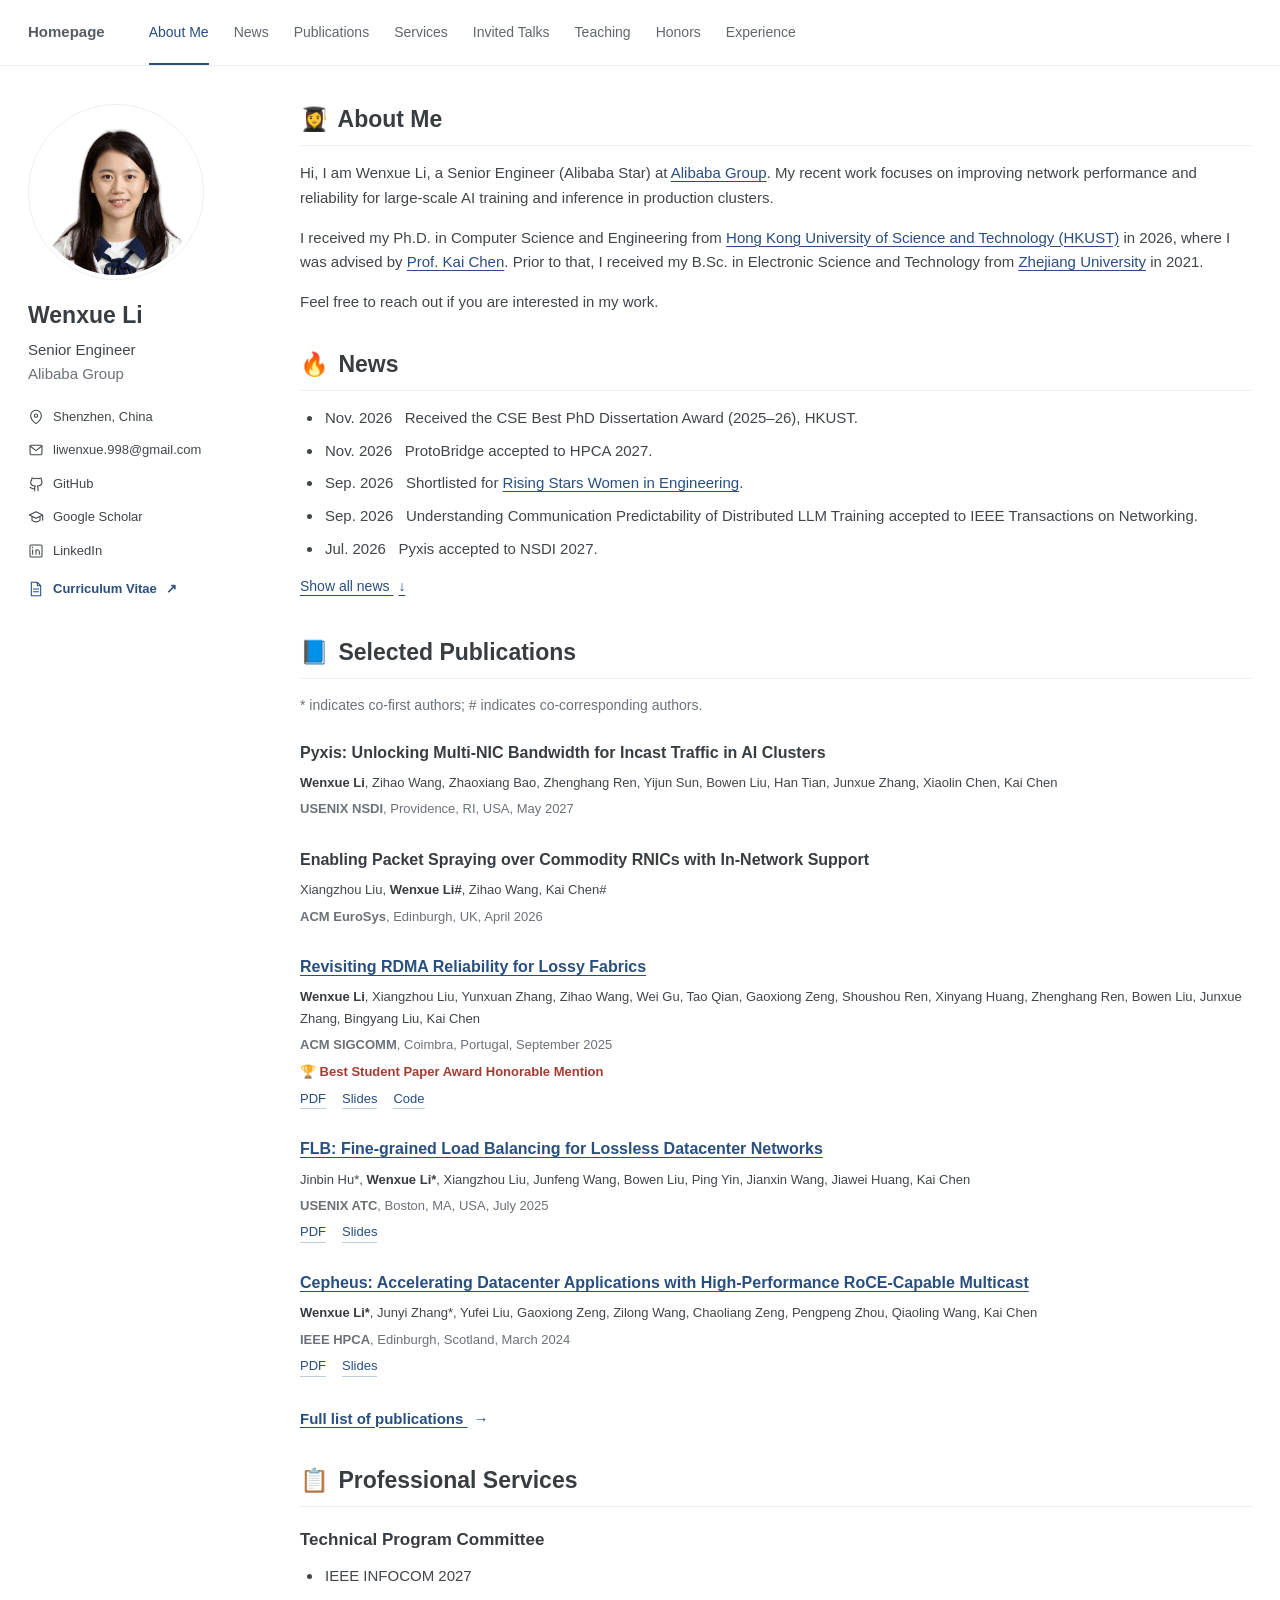
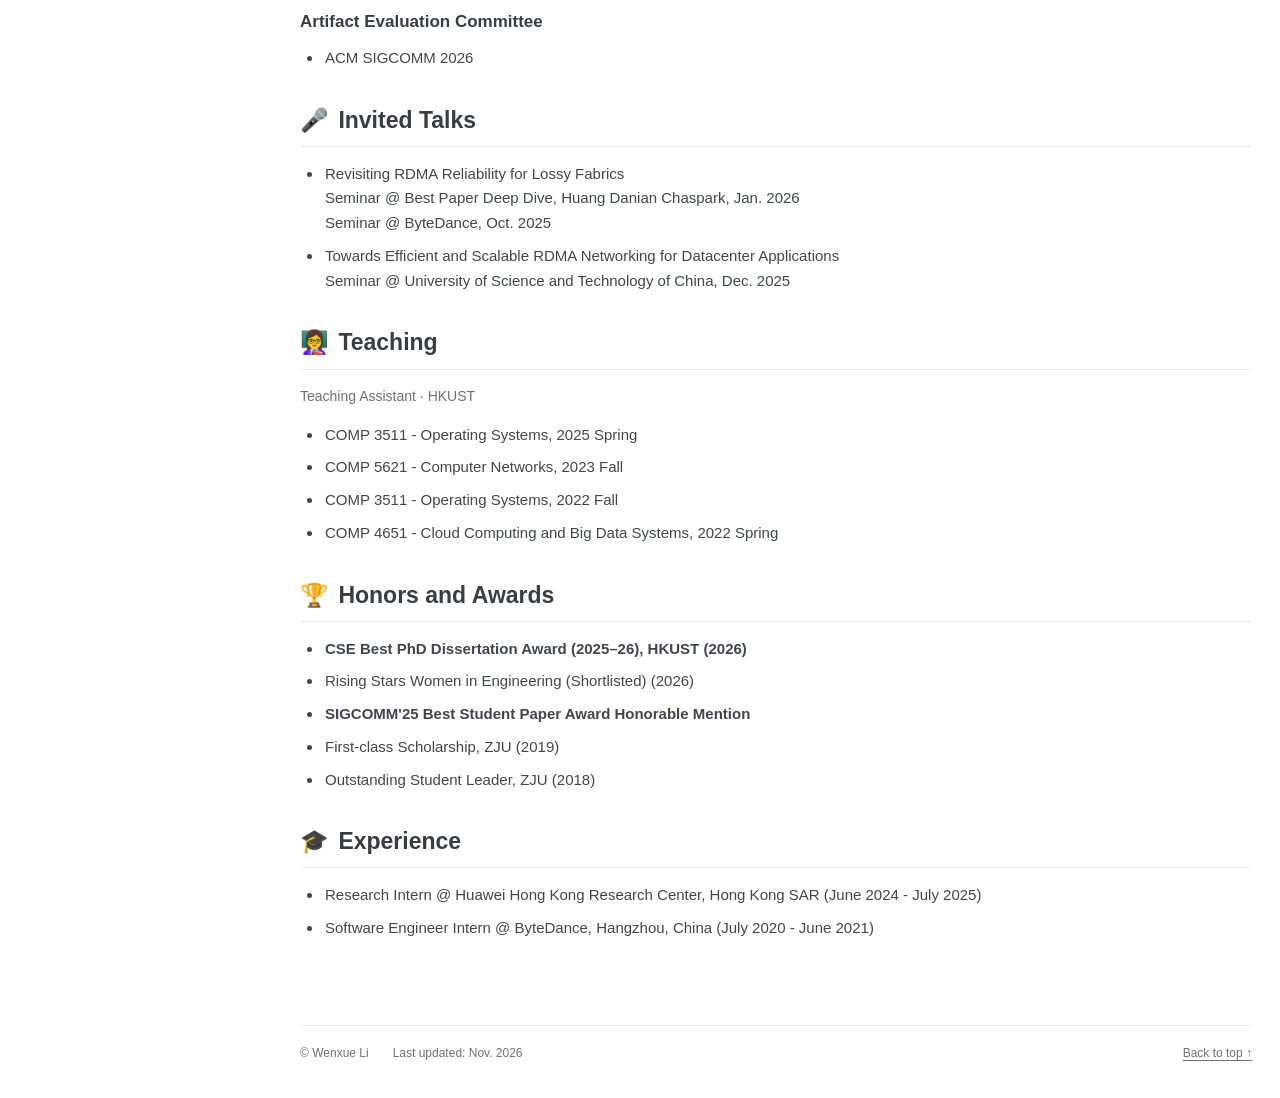
<file: index.html>
<!doctype html>
<html lang="en">
<head>
  <meta charset="utf-8">
  <meta name="viewport" content="width=device-width, initial-scale=1">
  <meta name="description" content="Wenxue Li, Senior Engineer (Alibaba Star). Research in datacenter networking, RDMA, and networked systems for AI.">
  <meta name="author" content="Wenxue Li">
  <meta name="theme-color" content="#ffffff">
  <title>Wenxue Li — Homepage</title>
  <link rel="icon" href="img/favicon.svg" type="image/svg+xml">
  <link rel="stylesheet" href="css/site.css">
  <script src="js/site.js" defer></script>
</head>
<body>
<a class="skip-link" href="#main-content">Skip to content</a>
<header class="site-header"><div class="header-inner">
  <a class="site-brand" href="index.html#about-me">Homepage<span class="sr-only"> of Wenxue Li</span></a>
  <button class="menu-toggle" type="button" aria-expanded="false" aria-controls="site-nav" hidden>Menu <span aria-hidden="true">☰</span></button>
  <nav class="site-nav" id="site-nav" aria-label="Main navigation"><a href="#about-me">About Me</a>
<a href="#news">News</a>
<a href="#publications">Publications</a>
<a href="#services">Services</a>
<a href="#talks">Invited Talks</a>
<a href="#teaching">Teaching</a>
<a href="#honors">Honors</a>
<a href="#experiences">Experience</a></nav>
</div></header>
<div class="page-layout"><aside class="profile" aria-label="About Wenxue Li">
  <div class="avatar"><div class="avatar-crop"><img src="img/IMG_0040-transparent.png" alt="Wenxue Li" width="176" height="176" fetchpriority="high"></div></div>
  <div class="profile-bio"><h2 class="profile-name">Wenxue Li</h2><p class="profile-role">Senior Engineer<br><span>Alibaba Group</span></p></div>
  <ul class="profile-links">
    <li><svg class="icon" viewBox="0 0 24 24" fill="none" stroke="currentColor" stroke-width="1.6" stroke-linecap="round" stroke-linejoin="round" aria-hidden="true"><path d="M20 10c0 6-8 12-8 12S4 16 4 10a8 8 0 1 1 16 0Z"/><circle cx="12" cy="10" r="2.5"/></svg>Shenzhen, China</li>
    <li><a href="mailto:liwenxue.998@gmail.com"><svg class="icon" viewBox="0 0 24 24" fill="none" stroke="currentColor" stroke-width="1.6" stroke-linecap="round" stroke-linejoin="round" aria-hidden="true"><rect x="3" y="5" width="18" height="14" rx="2"/><path d="m3 6 9 7 9-7"/></svg>liwenxue.998@gmail.com</a></li>
    <li><a href="https://github.com/leewxgit"><svg class="icon" viewBox="0 0 24 24" fill="none" stroke="currentColor" stroke-width="1.6" stroke-linecap="round" stroke-linejoin="round" aria-hidden="true"><path d="M9 19c-4 1-4-2-6-2m12 5v-4c0-1 .1-2-1-3 4 0 7-2 7-6a5 5 0 0 0-1-3c0-1 0-2-.5-3-2 0-3 1-3 1a13 13 0 0 0-7 0S8 3 6 3c-.5 1-.5 2-.5 3A5 5 0 0 0 4 9c0 4 3 6 7 6-1 1-1 2-1 3v4"/></svg>GitHub</a></li>
    <li><a href="https://scholar.google.com/citations?hl=en&amp;user=boRtFioAAAAJ"><svg class="icon" viewBox="0 0 24 24" fill="none" stroke="currentColor" stroke-width="1.6" stroke-linecap="round" stroke-linejoin="round" aria-hidden="true"><path d="m2 9 10-5 10 5-10 5L2 9Zm4 3v5c4 3 8 3 12 0v-5m4-3v8"/></svg>Google Scholar</a></li>
    <li><a href="https://www.linkedin.com/in/wenxueli-7487741b6/"><svg class="icon" viewBox="0 0 24 24" fill="none" stroke="currentColor" stroke-width="1.6" stroke-linecap="round" stroke-linejoin="round" aria-hidden="true"><rect x="3" y="3" width="18" height="18" rx="2"/><path d="M7 10v7m0-11v1m5 10v-7m0 3c0-4 5-4 5 0v4"/></svg>LinkedIn</a></li>
    <li><a class="cv-link" href="CV.pdf"><svg class="icon" viewBox="0 0 24 24" fill="none" stroke="currentColor" stroke-width="1.6" stroke-linecap="round" stroke-linejoin="round" aria-hidden="true"><path d="M14 2H5v20h14V7l-5-5Zm0 0v5h5M8 12h8m-8 4h8"/></svg>Curriculum Vitae <span aria-hidden="true">↗</span></a></li>
  </ul>
</aside>
<main id="main-content" tabindex="-1"><section id="about-me" class="content-section" aria-labelledby="about-me-title"><h1 id="about-me-title"><span aria-hidden="true">👩‍🎓</span> About Me</h1>
<p>
  Hi, I am Wenxue Li, a Senior Engineer (Alibaba Star) at
  <a href="https://www.alibabagroup.com/" target="_blank" rel="noopener noreferrer">Alibaba Group</a>. My recent work focuses on improving network performance
  and reliability for large-scale AI training and inference in production clusters.
</p>

<p>
  I received my Ph.D. in Computer Science and Engineering from
  <a href="https://hkust.edu.hk/" target="_blank" rel="noopener noreferrer">Hong Kong University of Science and Technology (HKUST)</a>
  in 2026, where I was advised by
  <a href="https://www.cse.ust.hk/~kaichen/" target="_blank" rel="noopener noreferrer">Prof. Kai Chen</a>.
  Prior to that, I received my B.Sc. in Electronic Science and Technology from
  <a href="https://www.zju.edu.cn/english/" target="_blank" rel="noopener noreferrer">Zhejiang University</a>
  in 2021.
</p>

<p>
  Feel free to reach out if you are interested in my work.
</p>
</section>
<section id="news" class="content-section" aria-labelledby="news-title"><h2 id="news-title"><span aria-hidden="true">🔥</span> News</h2>
<ul class="news-list" id="news-list"><li><p>Nov. 2026&nbsp;&nbsp; Received the CSE Best PhD Dissertation Award (2025–26), HKUST.</p></li>
    <li><p>Nov. 2026&nbsp;&nbsp; ProtoBridge accepted to HPCA 2027.</p></li>
    <li><p>Sep. 2026&nbsp;&nbsp; Shortlisted for <a href="https://risingstarsasia.org/index.php" target="_blank" rel="noopener noreferrer">Rising Stars Women in Engineering</a>.</p></li>
    <li><p>Sep. 2026&nbsp;&nbsp; Understanding Communication Predictability of Distributed LLM Training accepted to IEEE Transactions on Networking.</p></li>
    <li><p>Jul. 2026&nbsp;&nbsp; Pyxis accepted to NSDI 2027.</p></li>
    <li><p>Jul. 2026&nbsp;&nbsp; DCP accepted to IEEE/ACM Transactions on Networking.</p></li>
    <li><p>Jun. 2026&nbsp;&nbsp; FLB accepted to IEEE/ACM Transactions on Networking.</p></li>
    <li><p>Apr. 2026&nbsp;&nbsp; FCP accepted to SoCC 2026.</p></li>
    <li><p>Apr. 2026&nbsp;&nbsp; Invited to serve on INFOCOM 2027 TPC. Welcome to submit.</p></li>
    <li><p>Mar. 2026&nbsp;&nbsp; Invited as a PG graduate speaker at <a href="https://cse.hkust.edu.hk/event/RTF2026/" target="_blank" rel="noopener noreferrer">HKUST CSE RTF 2026</a>.</p></li>
    <li><p>Jan. 2026&nbsp;&nbsp; Themis accepted to EuroSys 2026.</p></li>
    <li><p>Dec. 2025&nbsp;&nbsp; PolicyCache accepted to NSDI 2026.</p></li>
    <li><p>Sep. 2025&nbsp;&nbsp; DCP awarded SIGCOMM'25 Best Student Paper Award Honorable Mention!</p></li>
    <li><p>Aug. 2025&nbsp;&nbsp; LTP and MFS accepted to EuroSys 2026.</p></li>
    <li><p>Aug. 2025&nbsp;&nbsp; Cepheus accepted to IEEE/ACM Transactions on Networking.</p></li>
    <li><p>Apr. 2025&nbsp;&nbsp; DCP, CEIO and MixNet accepted to SIGCOMM 2025.</p></li>
    <li><p>Apr. 2025&nbsp;&nbsp; FLB accepted to ATC 2025.</p></li>
    <li><p>Apr. 2025&nbsp;&nbsp; Themis and MCC accepted to APNet 2025.</p></li>
    <li><p>Mar. 2025&nbsp;&nbsp; FuseLink accepted to OSDI 2025.</p></li>
    <li><p>May 2024&nbsp;&nbsp; FlowSail accepted to IEEE/ACM Transactions on Networking.</p></li>
    <li><p>Apr. 2024&nbsp;&nbsp; Understanding AI workloads accepted to APNet 2024.</p></li>
    <li><p>Oct. 2023&nbsp;&nbsp; Cepheus accepted to HPCA 2024.</p></li>
    <li><p>July 2023&nbsp;&nbsp; FlowSail accepted to ICNP 2023.</p></li>
    <li><p>July 2022&nbsp;&nbsp; SRNIC accepted to NSDI 2023.</p></li></ul><button class="text-button" id="toggle-news" type="button" aria-expanded="false" aria-controls="news-list" hidden>Show all news <span aria-hidden="true">↓</span></button>
</section>
<section id="publications" class="content-section" aria-labelledby="publications-title"><h2 id="publications-title"><span aria-hidden="true">📘</span> Selected Publications</h2>
<p class="section-note">* indicates co-first authors; # indicates co-corresponding authors.</p>
<article class="selected-paper"><div class="paper-details"><h3 class="paper-title">Pyxis: Unlocking Multi-NIC Bandwidth for Incast Traffic in AI Clusters</h3><p class="paper-authors"><strong class="author-self">Wenxue Li</strong>, Zihao Wang, Zhaoxiang Bao, Zhenghang Ren, Yijun Sun, Bowen Liu, Han Tian, Junxue Zhang, Xiaolin Chen, Kai Chen</p><p class="paper-venue"><b>USENIX NSDI</b>, Providence, RI, USA, May 2027</p></div></article>
<article class="selected-paper"><div class="paper-details"><h3 class="paper-title">Enabling Packet Spraying over Commodity RNICs with In-Network Support</h3><p class="paper-authors">Xiangzhou Liu, <strong class="author-self">Wenxue Li#</strong>, Zihao Wang, Kai Chen#</p><p class="paper-venue"><b>ACM EuroSys</b>, Edinburgh, UK, April 2026</p></div></article>

<article class="selected-paper"><div class="paper-details"><h3 class="paper-title"><a href="pdf/dcp-sigcomm25.pdf">Revisiting RDMA Reliability for Lossy Fabrics</a></h3><p class="paper-authors"><strong class="author-self">Wenxue Li</strong>, Xiangzhou Liu, Yunxuan Zhang, Zihao Wang, Wei Gu, Tao Qian, Gaoxiong Zeng, Shoushou Ren, Xinyang Huang, Zhenghang Ren, Bowen Liu, Junxue Zhang, Bingyang Liu, Kai Chen</p><p class="paper-venue"><b>ACM SIGCOMM</b>, Coimbra, Portugal, September 2025</p><p class="paper-award">🏆 Best Student Paper Award Honorable Mention</p><div class="paper-links"><a href="pdf/dcp-sigcomm25.pdf" target="_blank" rel="noopener noreferrer">PDF</a><a href="slides/dcp-sigcomm25.pdf" target="_blank" rel="noopener noreferrer">Slides</a><a href="https://github.com/ColdPorridge/DCP-Simulation" target="_blank" rel="noopener noreferrer">Code</a></div></div></article><article class="selected-paper"><div class="paper-details"><h3 class="paper-title"><a href="pdf/flb-atc25.pdf">FLB: Fine-grained Load Balancing for Lossless Datacenter Networks</a></h3><p class="paper-authors">Jinbin Hu*, <strong class="author-self">Wenxue Li*</strong>, Xiangzhou Liu, Junfeng Wang, Bowen Liu, Ping Yin, Jianxin Wang, Jiawei Huang, Kai Chen</p><p class="paper-venue"><b>USENIX ATC</b>, Boston, MA, USA, July 2025</p><div class="paper-links"><a href="pdf/flb-atc25.pdf" target="_blank" rel="noopener noreferrer">PDF</a><a href="slides/flb-atc25.pdf" target="_blank" rel="noopener noreferrer">Slides</a></div></div></article><article class="selected-paper"><div class="paper-details"><h3 class="paper-title"><a href="pdf/cepheus-hpca24.pdf">Cepheus: Accelerating Datacenter Applications with High-Performance RoCE-Capable Multicast</a></h3><p class="paper-authors"><strong class="author-self">Wenxue Li*</strong>, Junyi Zhang*, Yufei Liu, Gaoxiong Zeng, Zilong Wang, Chaoliang Zeng, Pengpeng Zhou, Qiaoling Wang, Kai Chen</p><p class="paper-venue"><b>IEEE HPCA</b>, Edinburgh, Scotland, March 2024</p><div class="paper-links"><a href="pdf/cepheus-hpca24.pdf" target="_blank" rel="noopener noreferrer">PDF</a><a href="slides/cepheus-hpca24-slides.pdf" target="_blank" rel="noopener noreferrer">Slides</a></div></div></article><a class="all-publications" href="pub.html">Full list of publications <span aria-hidden="true">→</span></a>
</section>
<section id="services" class="content-section" aria-labelledby="services-title"><h2 id="services-title"><span aria-hidden="true">📋</span> Professional Services</h2>
<h3>Technical Program Committee</h3><ul>
    <li>IEEE INFOCOM 2027</li>
</ul>

<h3>Artifact Evaluation Committee</h3>
<ul>
    <li>ACM SIGCOMM 2026</li>
</ul>
</section>
<section id="talks" class="content-section" aria-labelledby="talks-title"><h2 id="talks-title"><span aria-hidden="true">🎤</span> Invited Talks</h2>
<ul>
    <li><p>Revisiting RDMA Reliability for Lossy Fabrics
      <br/>Seminar @ Best Paper Deep Dive, Huang Danian Chaspark, Jan. 2026
      <br/>Seminar @ ByteDance, Oct. 2025
    </p></li>
    <li><p>Towards Efficient and Scalable RDMA Networking for Datacenter Applications
      <br/>Seminar @ University of Science and Technology of China, Dec. 2025
    </p></li>
  </ul>
</section>
<section id="teaching" class="content-section" aria-labelledby="teaching-title"><h2 id="teaching-title"><span aria-hidden="true">👩‍🏫</span> Teaching</h2>
<p class="section-note">Teaching Assistant · HKUST</p><ul>
<li> COMP 3511 - Operating Systems, 2025 Spring
</li>
<li> COMP 5621 - Computer Networks, 2023 Fall
</li>
<li> COMP 3511 - Operating Systems, 2022 Fall
</li>
<li> COMP 4651 - Cloud Computing and Big Data Systems, 2022 Spring
</li></ul>
</section>
<section id="honors" class="content-section" aria-labelledby="honors-title"><h2 id="honors-title"><span aria-hidden="true">🏆</span> Honors and Awards</h2>
<ul>
    <li><p><strong>CSE Best PhD Dissertation Award (2025–26), HKUST (2026)</strong></p></li>
    <li><p>Rising Stars Women in Engineering (Shortlisted) (2026)</p></li>
    <li><p><b>SIGCOMM'25 Best Student Paper Award Honorable Mention </b></p></li>
    <li><p>First-class Scholarship, ZJU (2019)</p></li>
    <li><p>Outstanding Student Leader, ZJU (2018)</p></li>
  </ul>
</section>
<section id="experiences" class="content-section" aria-labelledby="experiences-title"><h2 id="experiences-title"><span aria-hidden="true">🎓</span> Experience</h2>
<ul>


    <li><p>Research Intern @ Huawei Hong Kong Research Center, Hong Kong SAR (June 2024 - July 2025) </p></li>
    <li><p>Software Engineer Intern @ ByteDance, Hangzhou, China (July 2020 - June 2021) </p></li>
  </ul>
</section>
<div class="visitor-map" aria-label="Visitor map"><script async id="mapmyvisitors" src="https://mapmyvisitors.com/map.js?cl=ffffff&amp;w=a&amp;t=tt&amp;d=bcuphE-tgAvDhteVfZT30VFP22uiAJtNTP_04ySXFS4"></script></div>
<footer class="site-footer"><span>© Wenxue Li</span><span>Last updated: Nov. 2026</span><a href="#main-content">Back to top ↑</a></footer>
</main></div>
</body>
</html>
</file>
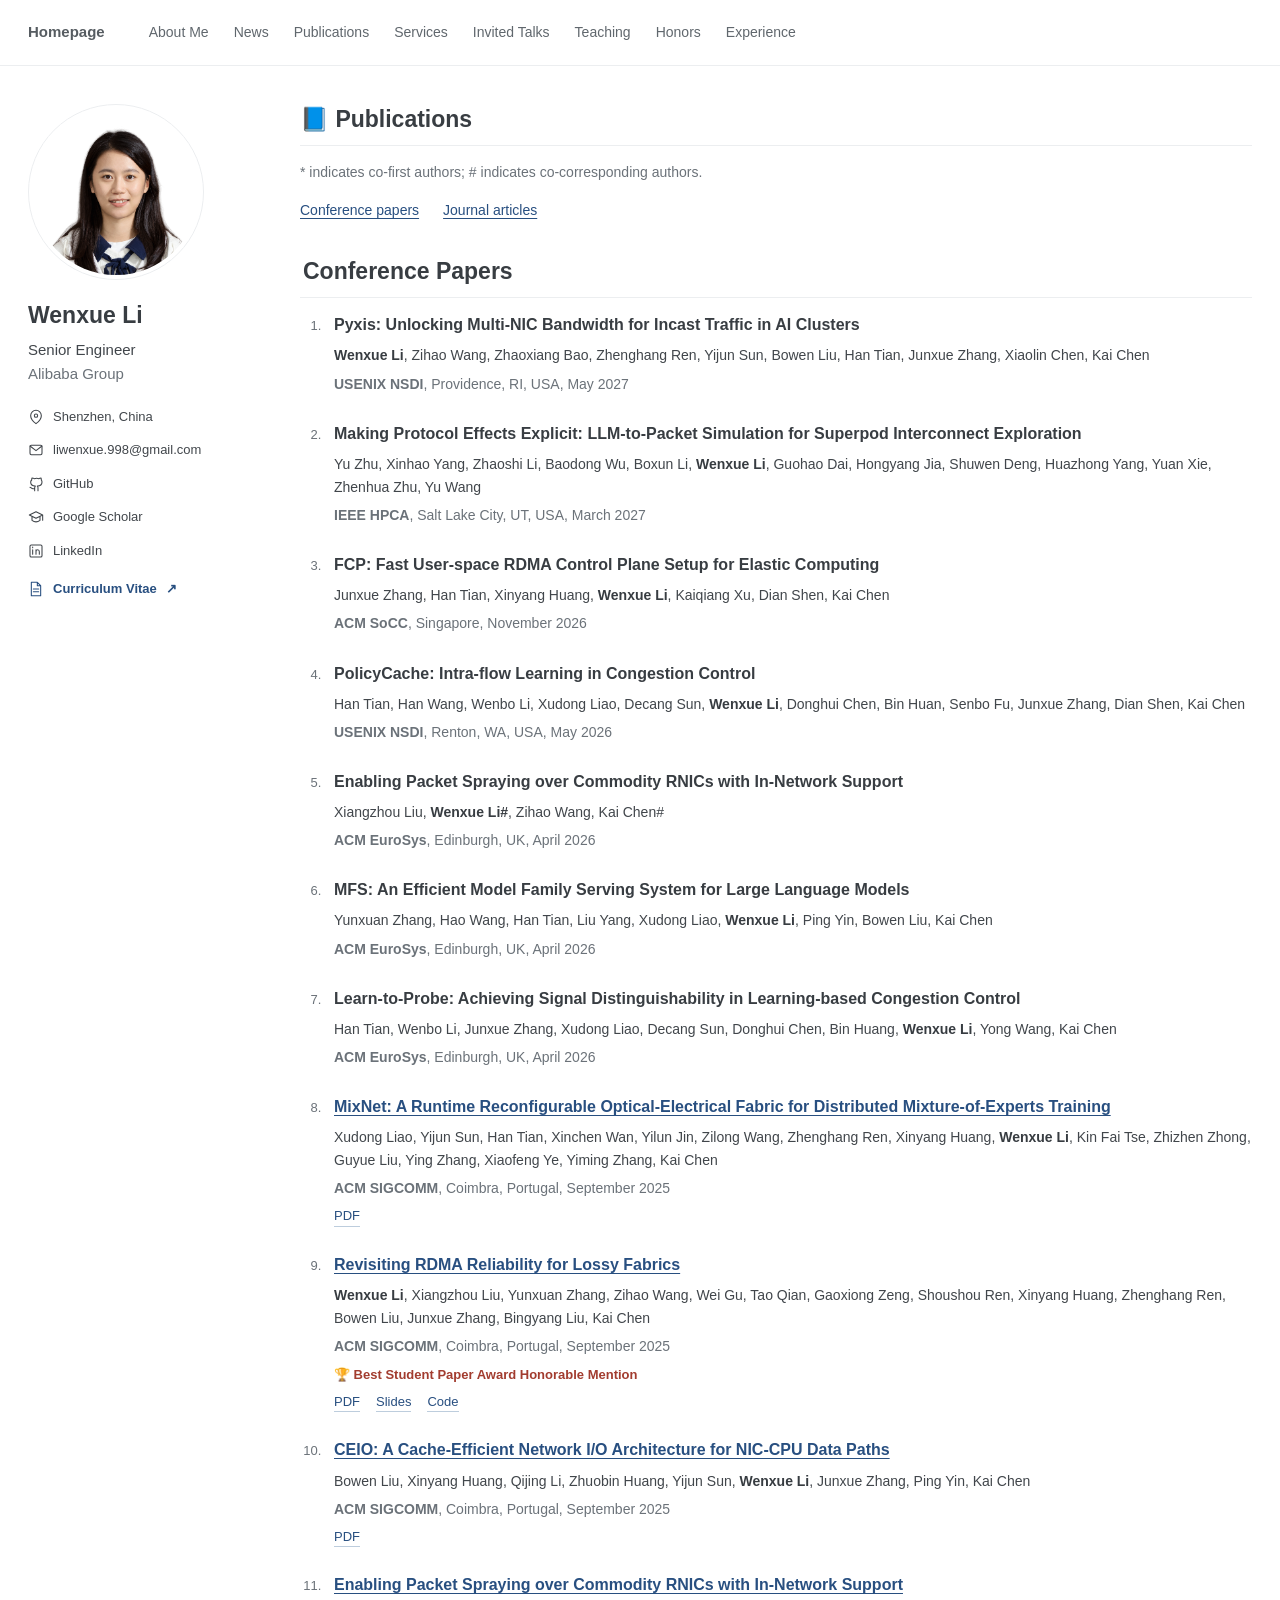
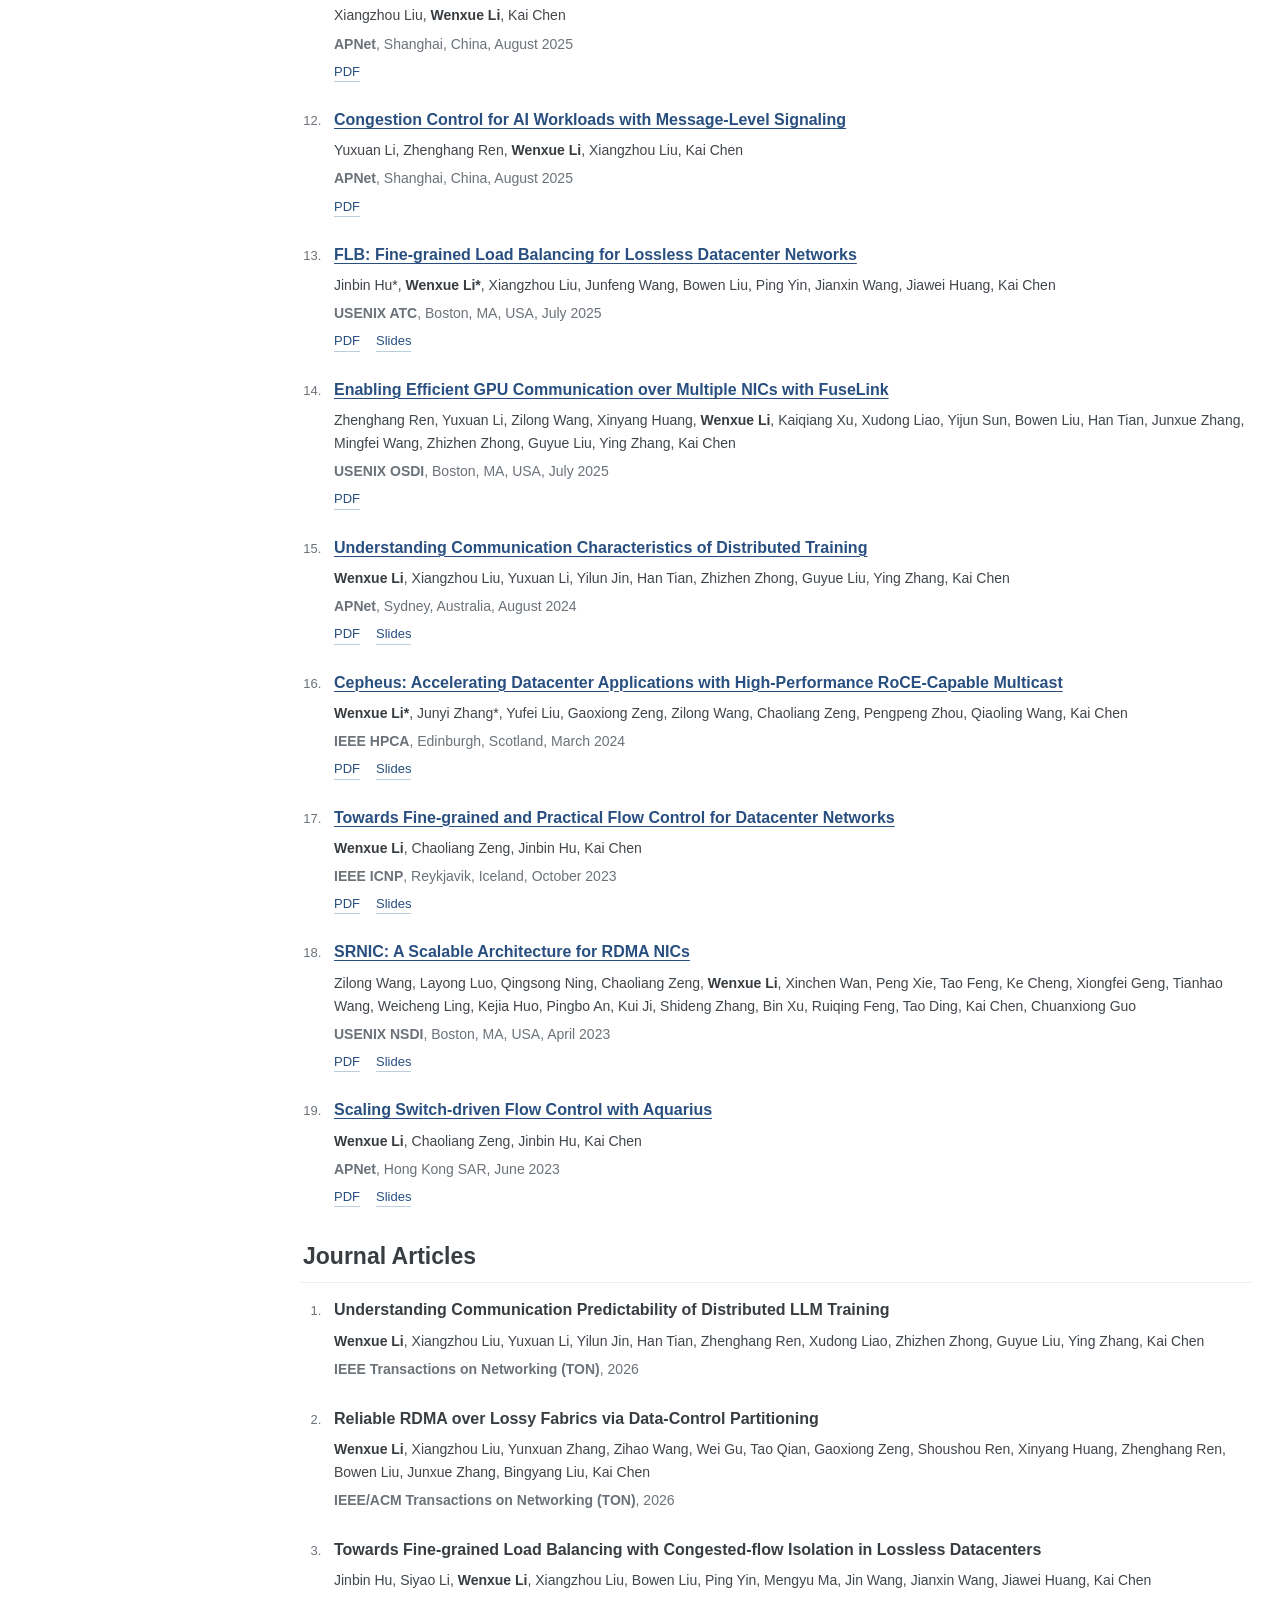
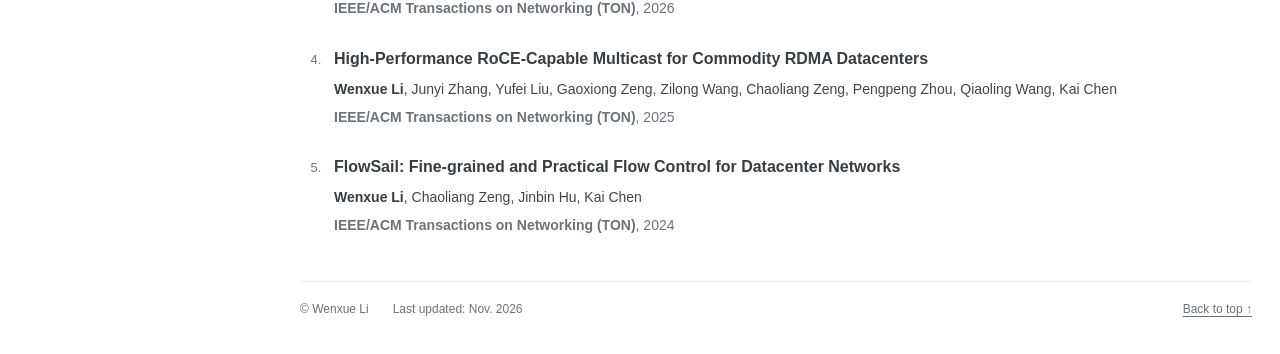
<file: pub.html>
<!doctype html>
<html lang="en">
<head>
  <meta charset="utf-8">
  <meta name="viewport" content="width=device-width, initial-scale=1">
  <meta name="description" content="Conference papers and journal articles by Wenxue Li.">
  <meta name="author" content="Wenxue Li">
  <meta name="theme-color" content="#ffffff">
  <title>Publications — Wenxue Li</title>
  <link rel="icon" href="img/favicon.svg" type="image/svg+xml">
  <link rel="stylesheet" href="css/site.css">
  <script src="js/site.js" defer></script>
</head>
<body>
<a class="skip-link" href="#main-content">Skip to content</a>
<header class="site-header"><div class="header-inner">
  <a class="site-brand" href="index.html#about-me">Homepage<span class="sr-only"> of Wenxue Li</span></a>
  <button class="menu-toggle" type="button" aria-expanded="false" aria-controls="site-nav" hidden>Menu <span aria-hidden="true">☰</span></button>
  <nav class="site-nav" id="site-nav" aria-label="Main navigation"><a href="index.html#about-me">About Me</a>
<a href="index.html#news">News</a>
<a href="index.html#publications">Publications</a>
<a href="index.html#services">Services</a>
<a href="index.html#talks">Invited Talks</a>
<a href="index.html#teaching">Teaching</a>
<a href="index.html#honors">Honors</a>
<a href="index.html#experiences">Experience</a></nav>
</div></header>
<div class="page-layout"><aside class="profile" aria-label="About Wenxue Li">
  <div class="avatar"><div class="avatar-crop"><img src="img/IMG_0040-transparent.png" alt="Wenxue Li" width="176" height="176" fetchpriority="high"></div></div>
  <div class="profile-bio"><h2 class="profile-name">Wenxue Li</h2><p class="profile-role">Senior Engineer<br><span>Alibaba Group</span></p></div>
  <ul class="profile-links">
    <li><svg class="icon" viewBox="0 0 24 24" fill="none" stroke="currentColor" stroke-width="1.6" stroke-linecap="round" stroke-linejoin="round" aria-hidden="true"><path d="M20 10c0 6-8 12-8 12S4 16 4 10a8 8 0 1 1 16 0Z"/><circle cx="12" cy="10" r="2.5"/></svg>Shenzhen, China</li>
    <li><a href="mailto:liwenxue.998@gmail.com"><svg class="icon" viewBox="0 0 24 24" fill="none" stroke="currentColor" stroke-width="1.6" stroke-linecap="round" stroke-linejoin="round" aria-hidden="true"><rect x="3" y="5" width="18" height="14" rx="2"/><path d="m3 6 9 7 9-7"/></svg>liwenxue.998@gmail.com</a></li>
    <li><a href="https://github.com/leewxgit"><svg class="icon" viewBox="0 0 24 24" fill="none" stroke="currentColor" stroke-width="1.6" stroke-linecap="round" stroke-linejoin="round" aria-hidden="true"><path d="M9 19c-4 1-4-2-6-2m12 5v-4c0-1 .1-2-1-3 4 0 7-2 7-6a5 5 0 0 0-1-3c0-1 0-2-.5-3-2 0-3 1-3 1a13 13 0 0 0-7 0S8 3 6 3c-.5 1-.5 2-.5 3A5 5 0 0 0 4 9c0 4 3 6 7 6-1 1-1 2-1 3v4"/></svg>GitHub</a></li>
    <li><a href="https://scholar.google.com/citations?hl=en&amp;user=boRtFioAAAAJ"><svg class="icon" viewBox="0 0 24 24" fill="none" stroke="currentColor" stroke-width="1.6" stroke-linecap="round" stroke-linejoin="round" aria-hidden="true"><path d="m2 9 10-5 10 5-10 5L2 9Zm4 3v5c4 3 8 3 12 0v-5m4-3v8"/></svg>Google Scholar</a></li>
    <li><a href="https://www.linkedin.com/in/wenxueli-7487741b6/"><svg class="icon" viewBox="0 0 24 24" fill="none" stroke="currentColor" stroke-width="1.6" stroke-linecap="round" stroke-linejoin="round" aria-hidden="true"><rect x="3" y="3" width="18" height="18" rx="2"/><path d="M7 10v7m0-11v1m5 10v-7m0 3c0-4 5-4 5 0v4"/></svg>LinkedIn</a></li>
    <li><a class="cv-link" href="CV.pdf"><svg class="icon" viewBox="0 0 24 24" fill="none" stroke="currentColor" stroke-width="1.6" stroke-linecap="round" stroke-linejoin="round" aria-hidden="true"><path d="M14 2H5v20h14V7l-5-5Zm0 0v5h5M8 12h8m-8 4h8"/></svg>Curriculum Vitae <span aria-hidden="true">↗</span></a></li>
  </ul>
</aside>
<main id="main-content" tabindex="-1"><div class="page-intro"><h1>📘 Publications</h1><p class="section-note">* indicates co-first authors; # indicates co-corresponding authors.</p><div class="page-jumps"><a href="#conference">Conference papers</a><a href="#journal">Journal articles</a></div></div><section id="conference" class="content-section" aria-labelledby="conference-title"><h2 id="conference-title"><span aria-hidden="true"></span> Conference Papers</h2>
<ol class="publication-list"><li class="publication-entry"><h3 class="paper-title">Pyxis: Unlocking Multi-NIC Bandwidth for Incast Traffic in AI Clusters</h3><p class="paper-authors"><strong class="author-self">Wenxue Li</strong>, Zihao Wang, Zhaoxiang Bao, Zhenghang Ren, Yijun Sun, Bowen Liu, Han Tian, Junxue Zhang, Xiaolin Chen, Kai Chen</p><p class="paper-venue"><b>USENIX NSDI</b>, Providence, RI, USA, May 2027</p><div class="paper-links"></div></li><li class="publication-entry"><h3 class="paper-title">Making Protocol Effects Explicit: LLM-to-Packet Simulation for Superpod Interconnect Exploration</h3><p class="paper-authors">Yu Zhu, Xinhao Yang, Zhaoshi Li, Baodong Wu, Boxun Li, <strong class="author-self">Wenxue Li</strong>, Guohao Dai, Hongyang Jia, Shuwen Deng, Huazhong Yang, Yuan Xie, Zhenhua Zhu, Yu Wang</p><p class="paper-venue"><b>IEEE HPCA</b>, Salt Lake City, UT, USA, March 2027</p><div class="paper-links"></div></li><li class="publication-entry"><h3 class="paper-title">FCP: Fast User-space RDMA Control Plane Setup for Elastic Computing</h3><p class="paper-authors">Junxue Zhang, Han Tian, Xinyang Huang, <strong class="author-self">Wenxue Li</strong>, Kaiqiang Xu, Dian Shen, Kai Chen</p><p class="paper-venue"><b>ACM SoCC</b>, Singapore, November 2026</p><div class="paper-links"></div></li><li class="publication-entry"><h3 class="paper-title">PolicyCache: Intra-flow Learning in Congestion Control</h3><p class="paper-authors">Han Tian, Han Wang, Wenbo Li, Xudong Liao, Decang Sun, <strong class="author-self">Wenxue Li</strong>, Donghui Chen, Bin Huan, Senbo Fu, Junxue Zhang, Dian Shen, Kai Chen</p><p class="paper-venue"><b>USENIX NSDI</b>, Renton, WA, USA, May 2026</p><div class="paper-links"></div></li><li class="publication-entry"><h3 class="paper-title">Enabling Packet Spraying over Commodity RNICs with In-Network Support</h3><p class="paper-authors">Xiangzhou Liu, <strong class="author-self">Wenxue Li#</strong>, Zihao Wang, Kai Chen#</p><p class="paper-venue"><b>ACM EuroSys</b>, Edinburgh, UK, April 2026</p><div class="paper-links"></div></li><li class="publication-entry"><h3 class="paper-title">MFS: An Efficient Model Family Serving System for Large Language Models</h3><p class="paper-authors">Yunxuan Zhang, Hao Wang, Han Tian, Liu Yang, Xudong Liao, <strong class="author-self">Wenxue Li</strong>, Ping Yin, Bowen Liu, Kai Chen</p><p class="paper-venue"><b>ACM EuroSys</b>, Edinburgh, UK, April 2026</p><div class="paper-links"></div></li><li class="publication-entry"><h3 class="paper-title">Learn-to-Probe: Achieving Signal Distinguishability in Learning-based Congestion Control</h3><p class="paper-authors">Han Tian, Wenbo Li, Junxue Zhang, Xudong Liao, Decang Sun, Donghui Chen, Bin Huang, <strong class="author-self">Wenxue Li</strong>, Yong Wang, Kai Chen</p><p class="paper-venue"><b>ACM EuroSys</b>, Edinburgh, UK, April 2026</p><div class="paper-links"></div></li><li class="publication-entry"><h3 class="paper-title"><a href="pdf/mixnet-sigcomm25.pdf">MixNet: A Runtime Reconfigurable Optical-Electrical Fabric for Distributed Mixture-of-Experts Training</a></h3><p class="paper-authors">Xudong Liao, Yijun Sun, Han Tian, Xinchen Wan, Yilun Jin, Zilong Wang, Zhenghang Ren, Xinyang Huang, <strong class="author-self">Wenxue Li</strong>, Kin Fai Tse, Zhizhen Zhong, Guyue Liu, Ying Zhang, Xiaofeng Ye, Yiming Zhang, Kai Chen</p><p class="paper-venue"><b>ACM SIGCOMM</b>, Coimbra, Portugal, September 2025</p><div class="paper-links"><a href="pdf/mixnet-sigcomm25.pdf" target="_blank" rel="noopener noreferrer">PDF</a></div></li><li class="publication-entry"><h3 class="paper-title"><a href="pdf/dcp-sigcomm25.pdf">Revisiting RDMA Reliability for Lossy Fabrics</a></h3><p class="paper-authors"><strong class="author-self">Wenxue Li</strong>, Xiangzhou Liu, Yunxuan Zhang, Zihao Wang, Wei Gu, Tao Qian, Gaoxiong Zeng, Shoushou Ren, Xinyang Huang, Zhenghang Ren, Bowen Liu, Junxue Zhang, Bingyang Liu, Kai Chen</p><p class="paper-venue"><b>ACM SIGCOMM</b>, Coimbra, Portugal, September 2025</p><p class="paper-award">🏆 Best Student Paper Award Honorable Mention</p><div class="paper-links"><a href="pdf/dcp-sigcomm25.pdf" target="_blank" rel="noopener noreferrer">PDF</a><a href="slides/dcp-sigcomm25.pdf" target="_blank" rel="noopener noreferrer">Slides</a><a href="https://github.com/ColdPorridge/DCP-Simulation" target="_blank" rel="noopener noreferrer">Code</a></div></li><li class="publication-entry"><h3 class="paper-title"><a href="pdf/ceio-sigcomm25.pdf">CEIO: A Cache-Efficient Network I/O Architecture for NIC-CPU Data Paths</a></h3><p class="paper-authors">Bowen Liu, Xinyang Huang, Qijing Li, Zhuobin Huang, Yijun Sun, <strong class="author-self">Wenxue Li</strong>, Junxue Zhang, Ping Yin, Kai Chen</p><p class="paper-venue"><b>ACM SIGCOMM</b>, Coimbra, Portugal, September 2025</p><div class="paper-links"><a href="pdf/ceio-sigcomm25.pdf" target="_blank" rel="noopener noreferrer">PDF</a></div></li><li class="publication-entry"><h3 class="paper-title"><a href="pdf/themis-apnet25.pdf">Enabling Packet Spraying over Commodity RNICs with In-Network Support</a></h3><p class="paper-authors">Xiangzhou Liu, <strong class="author-self">Wenxue Li</strong>, Kai Chen</p><p class="paper-venue"><b>APNet</b>, Shanghai, China, August 2025</p><div class="paper-links"><a href="pdf/themis-apnet25.pdf" target="_blank" rel="noopener noreferrer">PDF</a></div></li><li class="publication-entry"><h3 class="paper-title"><a href="pdf/mcc-apnet25.pdf">Congestion Control for AI Workloads with Message-Level Signaling</a></h3><p class="paper-authors">Yuxuan Li, Zhenghang Ren, <strong class="author-self">Wenxue Li</strong>, Xiangzhou Liu, Kai Chen</p><p class="paper-venue"><b>APNet</b>, Shanghai, China, August 2025</p><div class="paper-links"><a href="pdf/mcc-apnet25.pdf" target="_blank" rel="noopener noreferrer">PDF</a></div></li><li class="publication-entry"><h3 class="paper-title"><a href="pdf/flb-atc25.pdf">FLB: Fine-grained Load Balancing for Lossless Datacenter Networks</a></h3><p class="paper-authors">Jinbin Hu*, <strong class="author-self">Wenxue Li*</strong>, Xiangzhou Liu, Junfeng Wang, Bowen Liu, Ping Yin, Jianxin Wang, Jiawei Huang, Kai Chen</p><p class="paper-venue"><b>USENIX ATC</b>, Boston, MA, USA, July 2025</p><div class="paper-links"><a href="pdf/flb-atc25.pdf" target="_blank" rel="noopener noreferrer">PDF</a><a href="slides/flb-atc25.pdf" target="_blank" rel="noopener noreferrer">Slides</a></div></li><li class="publication-entry"><h3 class="paper-title"><a href="pdf/fuselink-osdi25.pdf">Enabling Efficient GPU Communication over Multiple NICs with FuseLink</a></h3><p class="paper-authors">Zhenghang Ren, Yuxuan Li, Zilong Wang, Xinyang Huang, <strong class="author-self">Wenxue Li</strong>, Kaiqiang Xu, Xudong Liao, Yijun Sun, Bowen Liu, Han Tian, Junxue Zhang, Mingfei Wang, Zhizhen Zhong, Guyue Liu, Ying Zhang, Kai Chen</p><p class="paper-venue"><b>USENIX OSDI</b>, Boston, MA, USA, July 2025</p><div class="paper-links"><a href="pdf/fuselink-osdi25.pdf" target="_blank" rel="noopener noreferrer">PDF</a></div></li><li class="publication-entry"><h3 class="paper-title"><a href="pdf/understanding-apnet24.pdf">Understanding Communication Characteristics of Distributed Training</a></h3><p class="paper-authors"><strong class="author-self">Wenxue Li</strong>, Xiangzhou Liu, Yuxuan Li, Yilun Jin, Han Tian, Zhizhen Zhong, Guyue Liu, Ying Zhang, Kai Chen</p><p class="paper-venue"><b>APNet</b>, Sydney, Australia, August 2024</p><div class="paper-links"><a href="pdf/understanding-apnet24.pdf" target="_blank" rel="noopener noreferrer">PDF</a><a href="slides/understanding-apnet24-slides.pdf" target="_blank" rel="noopener noreferrer">Slides</a></div></li><li class="publication-entry"><h3 class="paper-title"><a href="pdf/cepheus-hpca24.pdf">Cepheus: Accelerating Datacenter Applications with High-Performance RoCE-Capable Multicast</a></h3><p class="paper-authors"><strong class="author-self">Wenxue Li*</strong>, Junyi Zhang*, Yufei Liu, Gaoxiong Zeng, Zilong Wang, Chaoliang Zeng, Pengpeng Zhou, Qiaoling Wang, Kai Chen</p><p class="paper-venue"><b>IEEE HPCA</b>, Edinburgh, Scotland, March 2024</p><div class="paper-links"><a href="pdf/cepheus-hpca24.pdf" target="_blank" rel="noopener noreferrer">PDF</a><a href="slides/cepheus-hpca24-slides.pdf" target="_blank" rel="noopener noreferrer">Slides</a></div></li><li class="publication-entry"><h3 class="paper-title"><a href="pdf/flowsail-icnp23.pdf">Towards Fine-grained and Practical Flow Control for Datacenter Networks</a></h3><p class="paper-authors"><strong class="author-self">Wenxue Li</strong>, Chaoliang Zeng, Jinbin Hu, Kai Chen</p><p class="paper-venue"><b>IEEE ICNP</b>, Reykjavik, Iceland, October 2023</p><div class="paper-links"><a href="pdf/flowsail-icnp23.pdf" target="_blank" rel="noopener noreferrer">PDF</a><a href="slides/flowsail-icnp23-slides.pdf" target="_blank" rel="noopener noreferrer">Slides</a></div></li><li class="publication-entry"><h3 class="paper-title"><a href="pdf/srnic-nsdi23.pdf">SRNIC: A Scalable Architecture for RDMA NICs</a></h3><p class="paper-authors">Zilong Wang, Layong Luo, Qingsong Ning, Chaoliang Zeng, <strong class="author-self">Wenxue Li</strong>, Xinchen Wan, Peng Xie, Tao Feng, Ke Cheng, Xiongfei Geng, Tianhao Wang, Weicheng Ling, Kejia Huo, Pingbo An, Kui Ji, Shideng Zhang, Bin Xu, Ruiqing Feng, Tao Ding, Kai Chen, Chuanxiong Guo</p><p class="paper-venue"><b>USENIX NSDI</b>, Boston, MA, USA, April 2023</p><div class="paper-links"><a href="pdf/srnic-nsdi23.pdf" target="_blank" rel="noopener noreferrer">PDF</a><a href="slides/srnic-nsdi23-slides.pdf" target="_blank" rel="noopener noreferrer">Slides</a></div></li><li class="publication-entry"><h3 class="paper-title"><a href="pdf/aquarius-apnet23.pdf">Scaling Switch-driven Flow Control with Aquarius</a></h3><p class="paper-authors"><strong class="author-self">Wenxue Li</strong>, Chaoliang Zeng, Jinbin Hu, Kai Chen</p><p class="paper-venue"><b>APNet</b>, Hong Kong SAR, June 2023</p><div class="paper-links"><a href="pdf/aquarius-apnet23.pdf" target="_blank" rel="noopener noreferrer">PDF</a><a href="slides/aquarius-apnet23-slides.pdf" target="_blank" rel="noopener noreferrer">Slides</a></div></li></ol>
</section>
<section id="journal" class="content-section" aria-labelledby="journal-title"><h2 id="journal-title"><span aria-hidden="true"></span> Journal Articles</h2>
<ol class="publication-list"><li class="publication-entry"><h3 class="paper-title">Understanding Communication Predictability of Distributed LLM Training</h3><p class="paper-authors"><strong class="author-self">Wenxue Li</strong>, Xiangzhou Liu, Yuxuan Li, Yilun Jin, Han Tian, Zhenghang Ren, Xudong Liao, Zhizhen Zhong, Guyue Liu, Ying Zhang, Kai Chen</p><p class="paper-venue"><b>IEEE Transactions on Networking (TON)</b>, 2026</p><div class="paper-links"></div></li><li class="publication-entry"><h3 class="paper-title">Reliable RDMA over Lossy Fabrics via Data-Control Partitioning</h3><p class="paper-authors"><strong class="author-self">Wenxue Li</strong>, Xiangzhou Liu, Yunxuan Zhang, Zihao Wang, Wei Gu, Tao Qian, Gaoxiong Zeng, Shoushou Ren, Xinyang Huang, Zhenghang Ren, Bowen Liu, Junxue Zhang, Bingyang Liu, Kai Chen</p><p class="paper-venue"><b>IEEE/ACM Transactions on Networking (TON)</b>, 2026</p><div class="paper-links"></div></li><li class="publication-entry"><h3 class="paper-title">Towards Fine-grained Load Balancing with Congested-flow Isolation in Lossless Datacenters</h3><p class="paper-authors">Jinbin Hu, Siyao Li, <strong class="author-self">Wenxue Li</strong>, Xiangzhou Liu, Bowen Liu, Ping Yin, Mengyu Ma, Jin Wang, Jianxin Wang, Jiawei Huang, Kai Chen</p><p class="paper-venue"><b>IEEE/ACM Transactions on Networking (TON)</b>, 2026</p><div class="paper-links"></div></li><li class="publication-entry"><h3 class="paper-title">High-Performance RoCE-Capable Multicast for Commodity RDMA Datacenters</h3><p class="paper-authors"><strong class="author-self">Wenxue Li</strong>, Junyi Zhang, Yufei Liu, Gaoxiong Zeng, Zilong Wang, Chaoliang Zeng, Pengpeng Zhou, Qiaoling Wang, Kai Chen</p><p class="paper-venue"><b>IEEE/ACM Transactions on Networking (TON)</b>, 2025</p><div class="paper-links"></div></li><li class="publication-entry"><h3 class="paper-title">FlowSail: Fine-grained and Practical Flow Control for Datacenter Networks</h3><p class="paper-authors"><strong class="author-self">Wenxue Li</strong>, Chaoliang Zeng, Jinbin Hu, Kai Chen</p><p class="paper-venue"><b>IEEE/ACM Transactions on Networking (TON)</b>, 2024</p><div class="paper-links"></div></li></ol>
</section>

<footer class="site-footer"><span>© Wenxue Li</span><span>Last updated: Nov. 2026</span><a href="#main-content">Back to top ↑</a></footer>
</main></div>
</body>
</html>
</file>
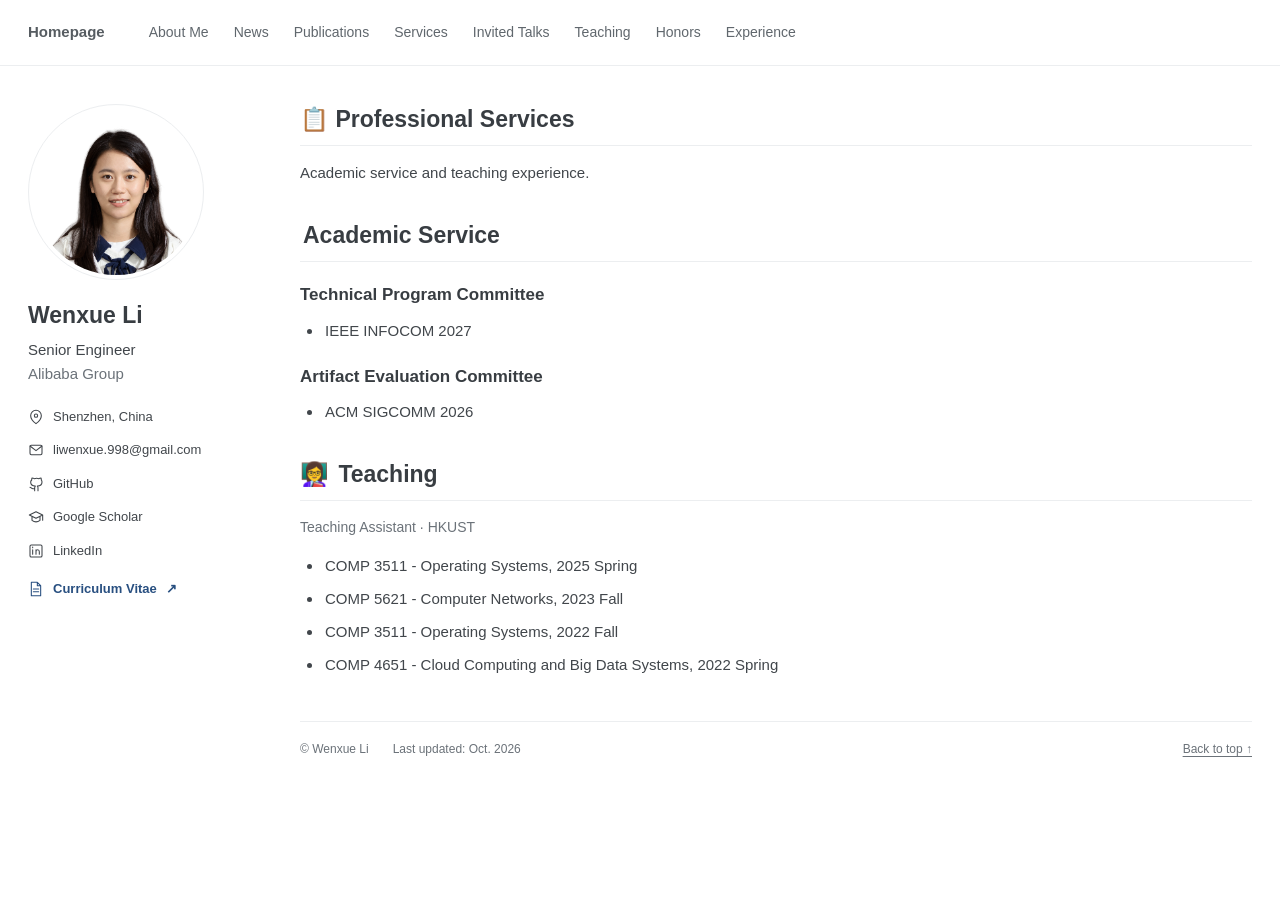
<file: service.html>
<!doctype html>
<html lang="en">
<head>
  <meta charset="utf-8">
  <meta name="viewport" content="width=device-width, initial-scale=1">
  <meta name="description" content="Academic service and teaching experience of Wenxue Li.">
  <meta name="author" content="Wenxue Li">
  <meta name="theme-color" content="#ffffff">
  <title>Professional Services — Wenxue Li</title>
  <link rel="icon" href="img/favicon.svg" type="image/svg+xml">
  <link rel="stylesheet" href="css/site.css">
  <script src="js/site.js" defer></script>
</head>
<body>
<a class="skip-link" href="#main-content">Skip to content</a>
<header class="site-header"><div class="header-inner">
  <a class="site-brand" href="index.html#about-me">Homepage<span class="sr-only"> of Wenxue Li</span></a>
  <button class="menu-toggle" type="button" aria-expanded="false" aria-controls="site-nav" hidden>Menu <span aria-hidden="true">☰</span></button>
  <nav class="site-nav" id="site-nav" aria-label="Main navigation"><a href="index.html#about-me">About Me</a>
<a href="index.html#news">News</a>
<a href="index.html#publications">Publications</a>
<a href="index.html#services">Services</a>
<a href="index.html#talks">Invited Talks</a>
<a href="index.html#teaching">Teaching</a>
<a href="index.html#honors">Honors</a>
<a href="index.html#experiences">Experience</a></nav>
</div></header>
<div class="page-layout"><aside class="profile" aria-label="About Wenxue Li">
  <div class="avatar"><div class="avatar-crop"><img src="img/IMG_0040-transparent.png" alt="Wenxue Li" width="176" height="176" fetchpriority="high"></div></div>
  <div class="profile-bio"><h2 class="profile-name">Wenxue Li</h2><p class="profile-role">Senior Engineer<br><span>Alibaba Group</span></p></div>
  <ul class="profile-links">
    <li><svg class="icon" viewBox="0 0 24 24" fill="none" stroke="currentColor" stroke-width="1.6" stroke-linecap="round" stroke-linejoin="round" aria-hidden="true"><path d="M20 10c0 6-8 12-8 12S4 16 4 10a8 8 0 1 1 16 0Z"/><circle cx="12" cy="10" r="2.5"/></svg>Shenzhen, China</li>
    <li><a href="mailto:liwenxue.998@gmail.com"><svg class="icon" viewBox="0 0 24 24" fill="none" stroke="currentColor" stroke-width="1.6" stroke-linecap="round" stroke-linejoin="round" aria-hidden="true"><rect x="3" y="5" width="18" height="14" rx="2"/><path d="m3 6 9 7 9-7"/></svg>liwenxue.998@gmail.com</a></li>
    <li><a href="https://github.com/leewxgit"><svg class="icon" viewBox="0 0 24 24" fill="none" stroke="currentColor" stroke-width="1.6" stroke-linecap="round" stroke-linejoin="round" aria-hidden="true"><path d="M9 19c-4 1-4-2-6-2m12 5v-4c0-1 .1-2-1-3 4 0 7-2 7-6a5 5 0 0 0-1-3c0-1 0-2-.5-3-2 0-3 1-3 1a13 13 0 0 0-7 0S8 3 6 3c-.5 1-.5 2-.5 3A5 5 0 0 0 4 9c0 4 3 6 7 6-1 1-1 2-1 3v4"/></svg>GitHub</a></li>
    <li><a href="https://scholar.google.com/citations?hl=en&amp;user=boRtFioAAAAJ"><svg class="icon" viewBox="0 0 24 24" fill="none" stroke="currentColor" stroke-width="1.6" stroke-linecap="round" stroke-linejoin="round" aria-hidden="true"><path d="m2 9 10-5 10 5-10 5L2 9Zm4 3v5c4 3 8 3 12 0v-5m4-3v8"/></svg>Google Scholar</a></li>
    <li><a href="https://www.linkedin.com/in/wenxueli-7487741b6/"><svg class="icon" viewBox="0 0 24 24" fill="none" stroke="currentColor" stroke-width="1.6" stroke-linecap="round" stroke-linejoin="round" aria-hidden="true"><rect x="3" y="3" width="18" height="18" rx="2"/><path d="M7 10v7m0-11v1m5 10v-7m0 3c0-4 5-4 5 0v4"/></svg>LinkedIn</a></li>
    <li><a class="cv-link" href="CV.pdf"><svg class="icon" viewBox="0 0 24 24" fill="none" stroke="currentColor" stroke-width="1.6" stroke-linecap="round" stroke-linejoin="round" aria-hidden="true"><path d="M14 2H5v20h14V7l-5-5Zm0 0v5h5M8 12h8m-8 4h8"/></svg>Curriculum Vitae <span aria-hidden="true">↗</span></a></li>
  </ul>
</aside>
<main id="main-content" tabindex="-1"><div class="page-intro"><h1>📋 Professional Services</h1><p>Academic service and teaching experience.</p></div><section id="services" class="content-section" aria-labelledby="services-title"><h2 id="services-title"><span aria-hidden="true"></span> Academic Service</h2>
<h3>Technical Program Committee</h3><ul>
    <li>IEEE INFOCOM 2027</li>
</ul>

<h3>Artifact Evaluation Committee</h3>
<ul>
    <li>ACM SIGCOMM 2026</li>
</ul>
</section>
<section id="teaching" class="content-section" aria-labelledby="teaching-title"><h2 id="teaching-title"><span aria-hidden="true">👩‍🏫</span> Teaching</h2>
<p class="section-note">Teaching Assistant · HKUST</p><ul>
<li> COMP 3511 - Operating Systems, 2025 Spring
</li>
<li> COMP 5621 - Computer Networks, 2023 Fall
</li>
<li> COMP 3511 - Operating Systems, 2022 Fall
</li>
<li> COMP 4651 - Cloud Computing and Big Data Systems, 2022 Spring
</li></ul>
</section>

<footer class="site-footer"><span>© Wenxue Li</span><span>Last updated: Oct. 2026</span><a href="#main-content">Back to top ↑</a></footer>
</main></div>
</body>
</html>
</file>
<file: css/site.css>
:root {
  color-scheme: light;
  --text: #41464b;
  --muted: #6b7279;
  --link: #284f80;
  --rule: #eceef0;
  --header-height: 65px;
}

* { box-sizing: border-box; }
html { scroll-padding-top: 90px; }
body {
  margin: 0;
  background: #fff;
  color: var(--text);
  font-family: "Trebuchet MS", Helvetica, Arial, sans-serif;
  font-size: 15px;
  line-height: 1.65;
  -webkit-font-smoothing: antialiased;
}
a { color: var(--link); text-decoration-thickness: 1px; text-underline-offset: 3px; }
a:hover { color: #1378ad; }
button { font: inherit; cursor: pointer; }
button, a { -webkit-tap-highlight-color: transparent; }
:focus-visible { outline: 2px solid #2073ab; outline-offset: 5px; border-radius: 2px; }
[hidden] { display: none !important; }
img { display: block; max-width: 100%; height: auto; }
p { margin: 0 0 15px; }
ul, ol { padding-left: 23px; margin: 12px 0 18px; }
li { padding-left: 2px; margin-bottom: 8px; }
li p { margin: 0; }
h1, h2, h3 { line-height: 1.35; color: #383d42; }
h1, .content-section > h2 { margin: 0 0 15px; padding-bottom: 10px; border-bottom: 1px solid var(--rule); font-size: 23px; font-weight: 700; }
h3 { font-size: 17px; margin: 22px 0 10px; }
.sr-only { position: absolute; width: 1px; height: 1px; padding: 0; margin: -1px; overflow: hidden; clip-path: inset(50%); white-space: nowrap; border: 0; }
.skip-link { position: fixed; top: -100px; left: 12px; z-index: 100; padding: 10px 16px; background: #fff; }
.skip-link:focus { top: 10px; }
.site-header { position: sticky; top: 0; z-index: 20; background: rgba(255, 255, 255, .97); border-bottom: 1px solid var(--rule); }
.header-inner { max-width: 1340px; min-height: var(--header-height); margin: auto; padding: 0 28px; display: flex; align-items: center; gap: 44px; }
.site-brand { font-weight: 700; color: #565c61; text-decoration: none; flex-shrink: 0; }
.site-nav { display: flex; align-items: center; gap: 25px; }
.site-nav a { color: #60676d; text-decoration: none; font-size: 14px; white-space: nowrap; padding: 21px 0 18px; border-bottom: 2px solid transparent; }
.site-nav a:hover, .site-nav a[aria-current="location"] { color: var(--link); border-bottom-color: var(--link); }
.menu-toggle { display: none; border: 1px solid #d9dfe4; border-radius: 4px; background: #fff; padding: 5px 10px; color: var(--text); }
.page-layout { max-width: 1340px; margin: 0 auto; padding: 38px 28px 24px; display: grid; grid-template-columns: 220px minmax(0, 1fr); gap: 52px; align-items: start; }
.profile { position: sticky; top: 103px; }
.avatar { width: 176px; height: 176px; border-radius: 50%; border: 1px solid #eceef0; padding: 4px; margin-bottom: 20px; }
.avatar-crop { width: 100%; height: 100%; overflow: hidden; border-radius: 50%; }
.avatar-crop img { width: 100%; height: 100%; object-fit: cover; transform: scale(1.25); transform-origin: 50% 40%; }
.profile-name { margin: 0 0 7px; font-size: 23px; }
.profile-role { font-size: 15px; line-height: 1.6; margin-bottom: 20px; }
.profile-role span { color: var(--muted); }
.profile-links { padding: 0; margin: 0; list-style: none; font-size: 13px; }
.profile-links li { margin: 0 0 12px; padding: 0; display: flex; align-items: center; gap: 9px; }
.profile-links a { display: inline-flex; align-items: center; gap: 9px; color: var(--text); text-decoration: none; overflow-wrap: anywhere; }
.profile-links a:hover { color: var(--link); text-decoration: underline; }
.icon { width: 16px; height: 16px; flex-shrink: 0; }
.profile-links .cv-link { margin-top: 5px; color: var(--link); font-weight: bold; }
main { min-width: 0; }
.content-section { margin-bottom: 34px; scroll-margin-top: 10px; }
.content-section > h2 span, h1 span { margin-right: 3px; }
.section-note { color: var(--muted); font-size: 14px; }
.news-list { margin-bottom: 8px; }
.news-list li { margin-bottom: 8px; }
.text-button { color: var(--link); background: none; border: 0; padding: 5px 0; text-decoration: underline; text-underline-offset: 4px; font-size: 14px; }
.text-button span { margin-left: 5px; }
.selected-paper { margin: 24px 0 28px; }
.paper-title { font-size: 16px; line-height: 1.45; font-weight: 700; margin: 0 0 8px; }
.paper-authors { margin: 0 0 5px; font-size: 13px; line-height: 1.65; }
.paper-venue { margin: 0 0 6px; font-size: 13px; color: var(--muted); }
.author-self { color: #373c41; }
.paper-award { color: #a23c2f; font-size: 13px; margin: 6px 0; font-weight: 700; }
.paper-links { display: flex; flex-wrap: wrap; gap: 8px 16px; font-size: 13px; }
.paper-links:empty { display: none; }
.paper-links a { text-decoration: none; border-bottom: 1px solid #bdcddd; line-height: 1.5; }
.all-publications { display: inline-block; font-weight: 700; margin-top: 2px; }
.all-publications span { display: inline-block; margin-left: 6px; }
.page-intro { margin-bottom: 34px; }
.page-jumps { display: flex; gap: 24px; font-size: 14px; }
.publication-list { padding-left: 25px; }
.publication-entry { padding-left: 9px; margin: 0 0 26px; }
.publication-entry::marker { font-size: 13px; color: var(--muted); }
.publication-entry .paper-authors, .publication-entry .paper-venue { font-size: 14px; }
.visitor-map { max-width: 400px; width: 100%; margin: 40px auto 0; overflow: hidden; }
.visitor-map iframe, .visitor-map img, .visitor-map > div { max-width: 100%; }
.site-footer { border-top: 1px solid var(--rule); margin-top: 44px; padding: 18px 0 10px; display: flex; flex-wrap: wrap; gap: 10px 24px; color: var(--muted); font-size: 12px; }
.site-footer a { margin-left: auto; color: var(--muted); }

@media (max-width: 1150px) {
  .header-inner { gap: 28px; }
  .site-nav { gap: 17px; }
  .site-nav a { font-size: 13px; }
  .page-layout { grid-template-columns: 205px minmax(0, 1fr); gap: 34px; }
}
@media (max-width: 960px) {
  .header-inner { gap: 20px; padding: 0 22px; }
  .site-nav { gap: 13px; flex-wrap: wrap; padding: 10px 0; }
  .site-nav a { padding: 2px 0; }
  .page-layout { padding: 30px 22px 20px; gap: 28px; grid-template-columns: 190px minmax(0, 1fr); }
  .profile-links { font-size: 12px; }
}
@media (max-width: 760px) {
  :root { --header-height: 58px; }
  html { scroll-padding-top: 78px; }
  body { font-size: 15px; }
  .header-inner { flex-wrap: wrap; justify-content: space-between; gap: 0; padding: 0 20px; }
  .site-brand { padding: 16px 0; }
  .menu-toggle:not([hidden]) { display: block; }
  .site-nav { width: 100%; gap: 4px 22px; padding: 0 0 16px; }
  .site-nav a { padding: 7px 0; font-size: 14px; }
  .js-ready .site-nav:not(.is-open) { display: none; }
  .site-nav.is-open { display: flex; max-height: 55vh; overflow-y: auto; }
  .page-layout { display: block; padding: 28px 20px 16px; }
  .profile { position: static; display: grid; grid-template-columns: 112px minmax(0, 1fr); gap: 0 20px; margin-bottom: 34px; padding-bottom: 24px; border-bottom: 1px solid var(--rule); }
  .avatar { width: 112px; height: 112px; margin: 0; }
  .profile-bio { align-self: center; }
  .profile-name { font-size: 23px; }
  .profile-role { font-size: 14px; margin: 0; }
  .profile-links { grid-column: 1 / -1; display: flex; flex-wrap: wrap; column-gap: 20px; row-gap: 10px; margin-top: 21px; font-size: 13px; }
  .profile-links li { margin: 0; }
  .profile-links li:nth-child(3) { flex-basis: 100%; }
  .profile-links .cv-link { margin-top: 0; }
  h1, .content-section > h2 { font-size: 22px; }
  .content-section { margin-bottom: 30px; }
  .paper-title { font-size: 16px; }
  .paper-authors { font-size: 14px; }
  .site-footer { column-gap: 16px; }
}
@media (prefers-reduced-motion: no-preference) { html { scroll-behavior: smooth; } }
@media print {
  .site-header, .menu-toggle, .text-button, .visitor-map, .skip-link { display: none !important; }
  .page-layout { display: block; padding: 0; }
  .profile { position: static; margin-bottom: 24px; }
  .profile .avatar { width: 100px; height: 100px; }
  .profile-links { display: flex; flex-wrap: wrap; gap: 12px; }
  .news-list [hidden] { display: list-item !important; }
  .selected-paper { break-inside: avoid; }
}
</file>
